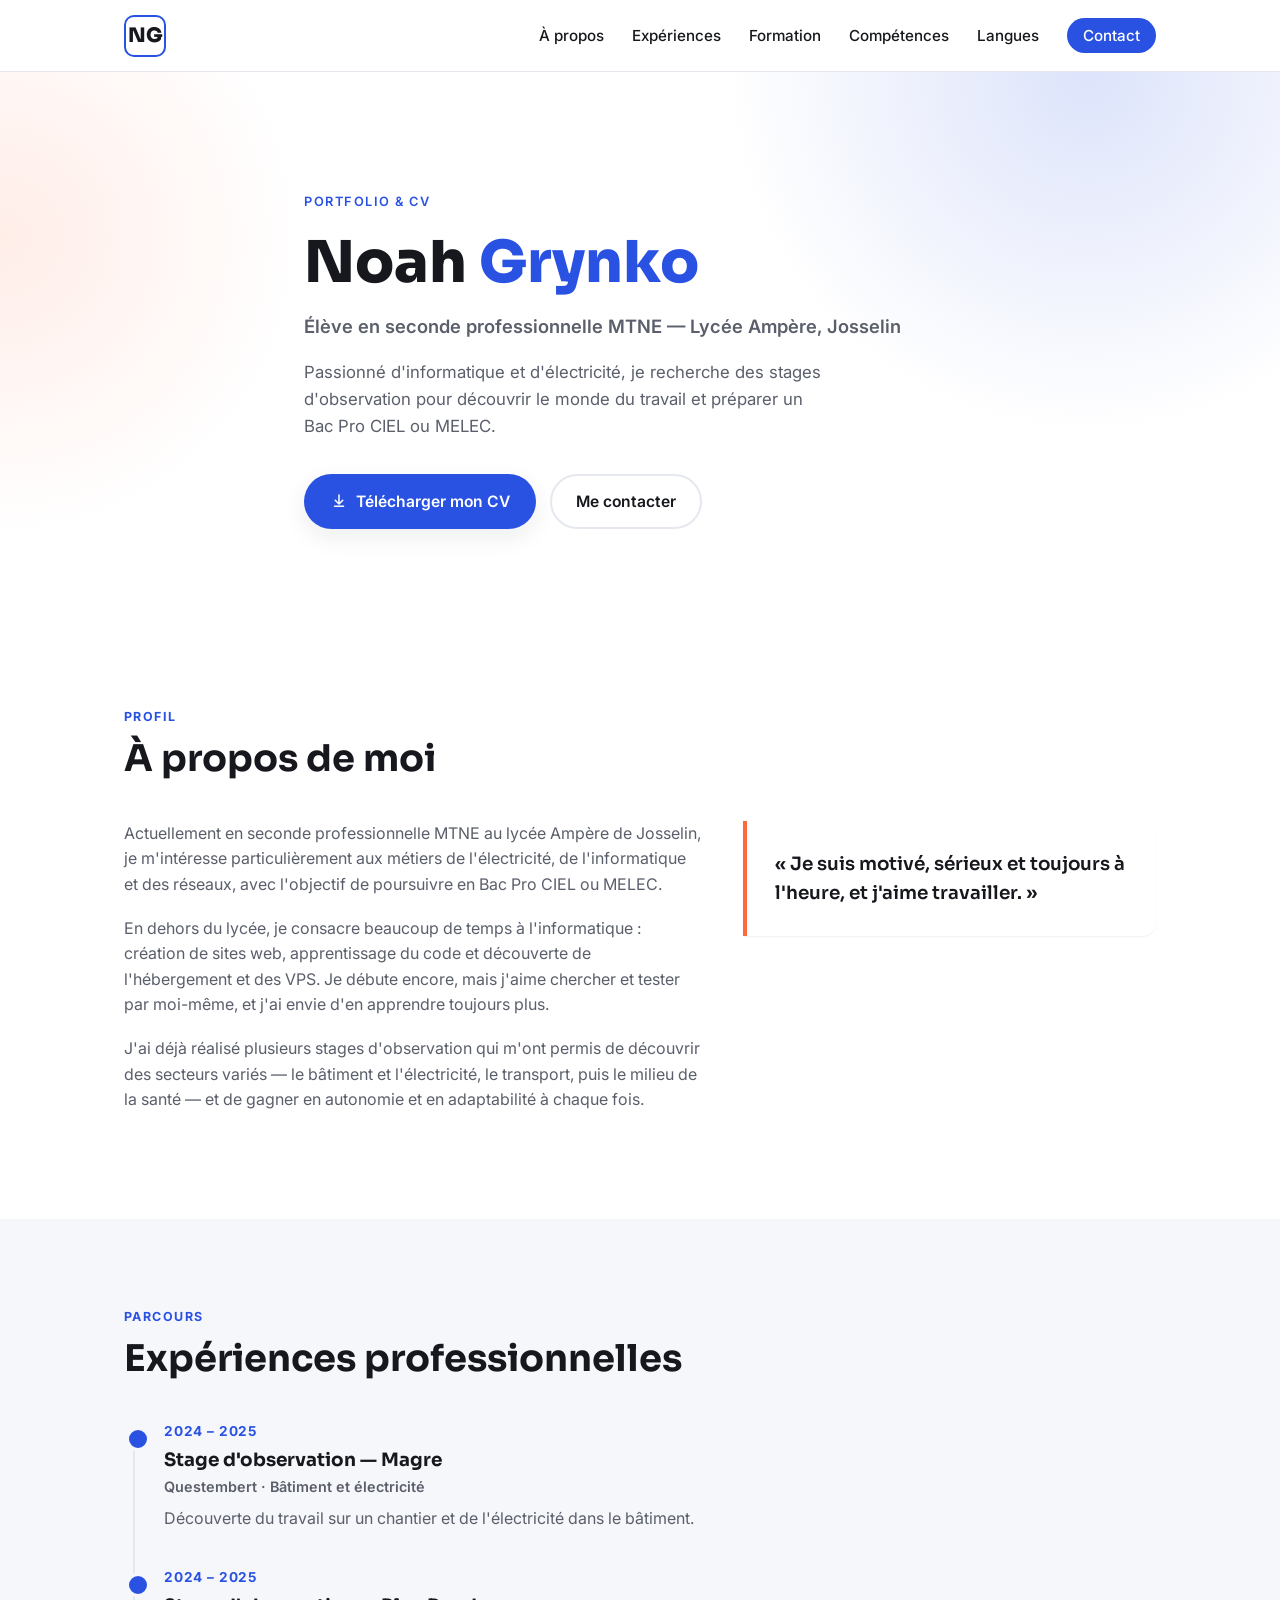
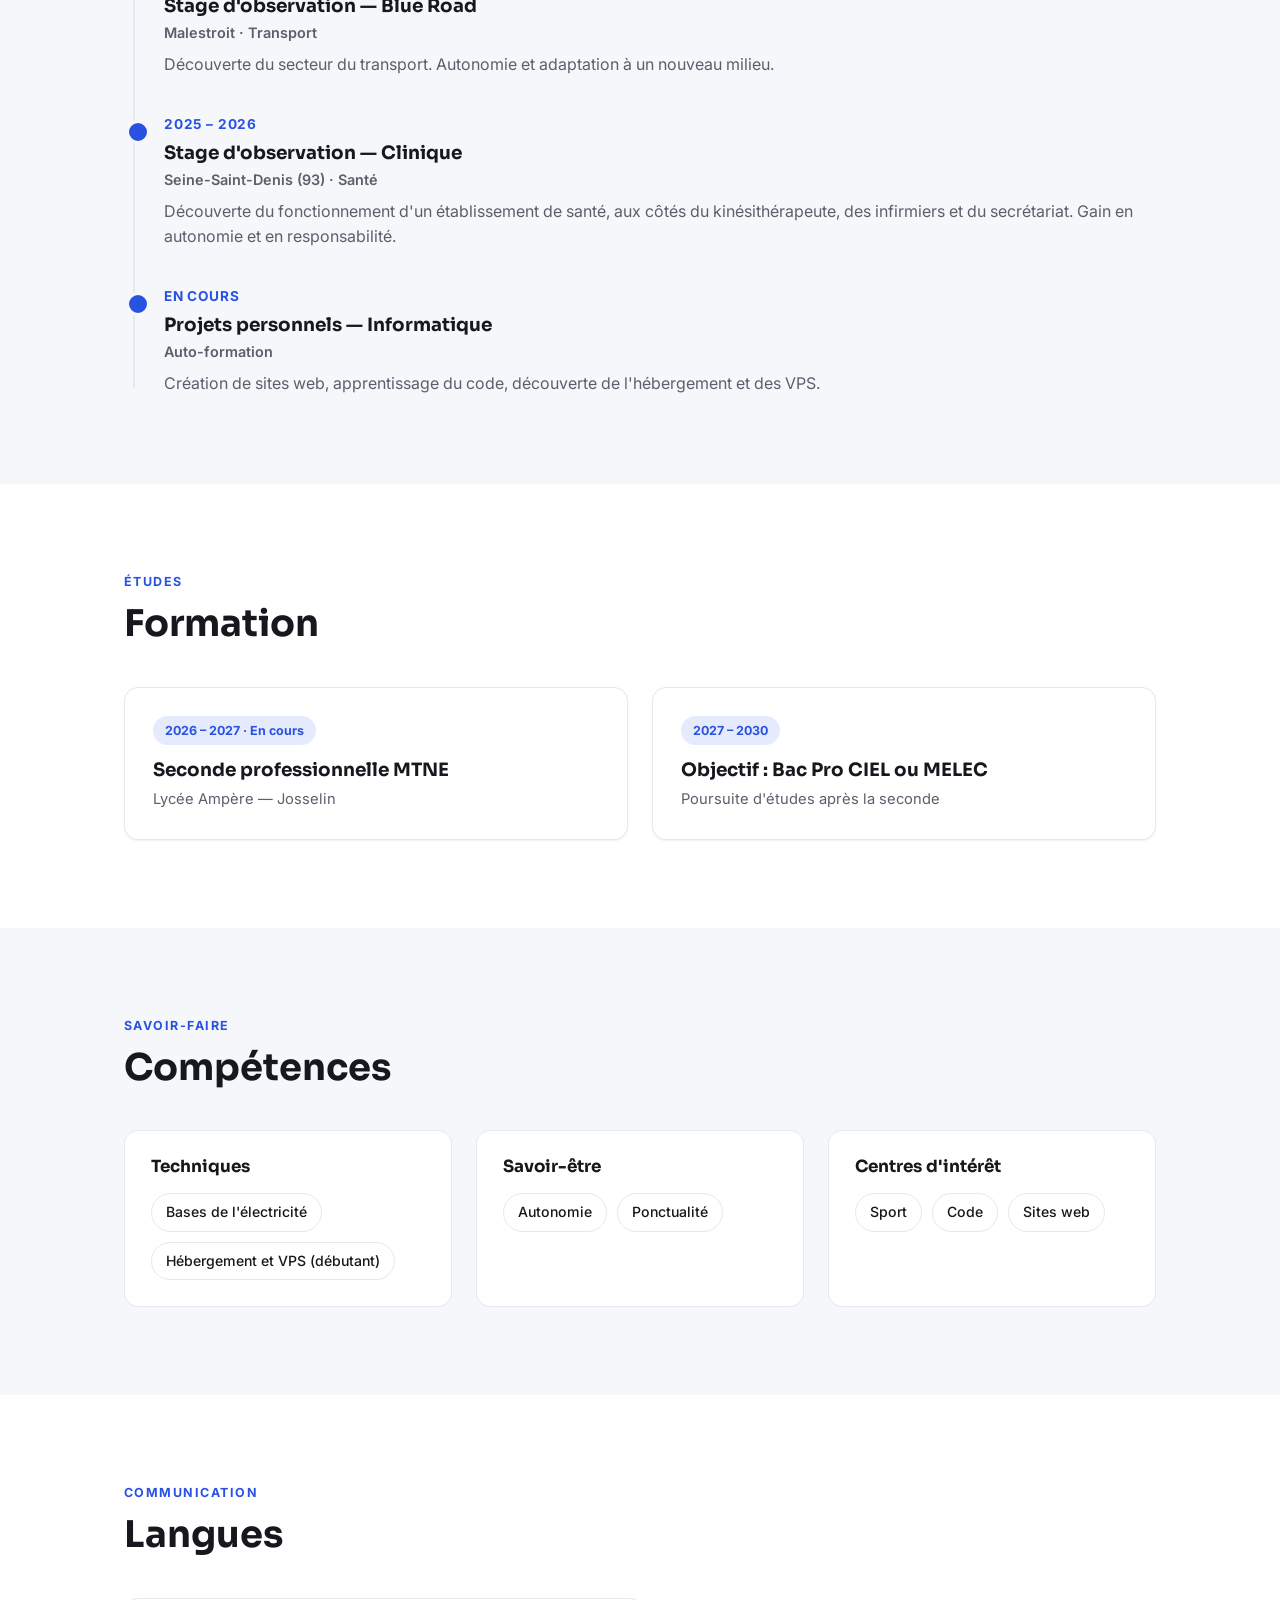
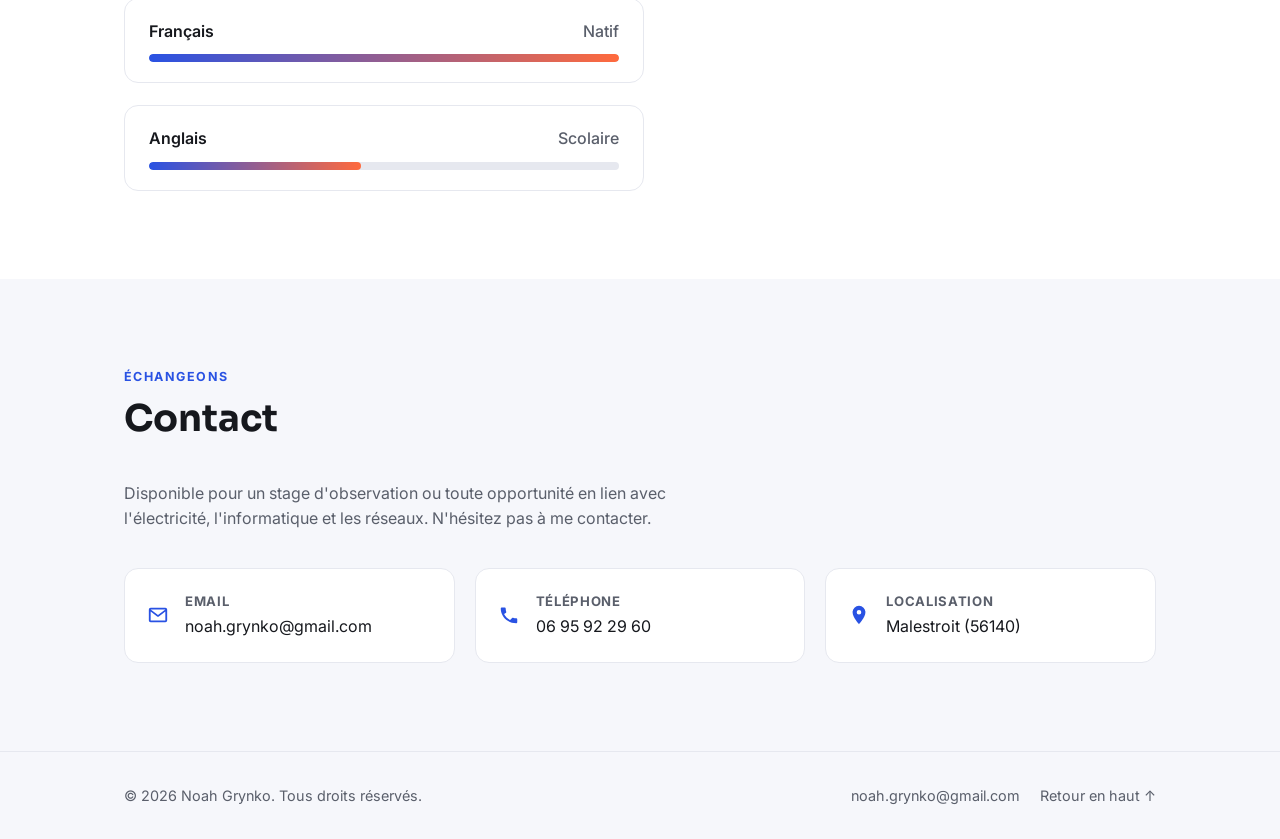
<file: index.html>
<!DOCTYPE html>
<html lang="fr">
<head>
<meta charset="UTF-8">
<meta name="viewport" content="width=device-width, initial-scale=1.0">
<title>Noah Grynko — Élève en seconde MTNE | Portfolio &amp; CV</title>
<meta name="description" content="Portfolio de Noah Grynko, élève en seconde professionnelle MTNE au lycée Ampère de Josselin. À la recherche de stages d'observation en électricité, informatique et réseaux.">
<meta name="author" content="Noah Grynko">
<meta name="robots" content="index, follow">
<link rel="canonical" href="https://fsnalmer.github.io/Projet-Cv/">

<!-- Open Graph -->
<meta property="og:type" content="website">
<meta property="og:title" content="Noah Grynko — Élève en seconde MTNE | Portfolio & CV">
<meta property="og:description" content="Portfolio de Noah Grynko, élève en seconde professionnelle MTNE au lycée Ampère de Josselin. À la recherche de stages d'observation en électricité, informatique et réseaux.">
<meta property="og:url" content="https://fsnalmer.github.io/Projet-Cv/">
<meta property="og:locale" content="fr_FR">

<!-- Twitter -->
<meta name="twitter:card" content="summary">
<meta name="twitter:title" content="Noah Grynko — Élève en seconde MTNE | Portfolio & CV">
<meta name="twitter:description" content="Portfolio de Noah Grynko, élève en seconde professionnelle MTNE au lycée Ampère de Josselin.">

<link rel="icon" type="image/svg+xml" href="assets/favicon.svg">
<link rel="preconnect" href="https://fonts.googleapis.com">
<link rel="preconnect" href="https://fonts.gstatic.com" crossorigin>
<link href="https://fonts.googleapis.com/css2?family=Sora:wght@400;600;700;800&family=Inter:wght@400;500;600&display=swap" rel="stylesheet">
<link rel="stylesheet" href="css/styles.css">
<noscript><style>[data-animate]{opacity:1 !important;transform:none !important;}</style></noscript>
</head>
<body>
<a class="skip-link" href="#main">Aller au contenu principal</a>

<header class="site-header" id="top">
  <nav class="navbar" aria-label="Navigation principale">
    <a href="#top" class="brand">NG</a>
    <button class="nav-toggle" id="navToggle" aria-expanded="false" aria-controls="navMenu" aria-label="Ouvrir le menu de navigation">
      <span></span><span></span><span></span>
    </button>
    <ul class="nav-menu" id="navMenu">
      <li><a href="#apropos">À propos</a></li>
      <li><a href="#experiences">Expériences</a></li>
      <li><a href="#formation">Formation</a></li>
      <li><a href="#competences">Compétences</a></li>
      <li><a href="#langues">Langues</a></li>
      <li><a href="#contact" class="nav-cta">Contact</a></li>
    </ul>
  </nav>
</header>

<main id="main">

  <!-- HERO -->
  <section class="hero" id="hero">
    <div class="container hero-inner">
      <p class="hero-eyebrow" data-animate>Portfolio &amp; CV</p>
      <h1 data-animate>Noah <span>Grynko</span></h1>
      <p class="hero-title" data-animate>Élève en seconde professionnelle MTNE — Lycée Ampère, Josselin</p>
      <p class="hero-text" data-animate>
        Passionné d'informatique et d'électricité, je recherche des stages d'observation pour
        découvrir le monde du travail et préparer un Bac&nbsp;Pro CIEL ou MELEC.
      </p>
      <div class="hero-actions" data-animate>
        <a href="assets/CV_Grynko_Noah.pdf" class="btn btn-primary" download id="downloadCvBtn">
          <svg aria-hidden="true" viewBox="0 0 24 24" width="18" height="18"><path fill="currentColor" d="M12 3a1 1 0 0 1 1 1v9.59l3.3-3.3a1 1 0 1 1 1.4 1.42l-5 5a1 1 0 0 1-1.4 0l-5-5a1 1 0 1 1 1.4-1.42l3.3 3.3V4a1 1 0 0 1 1-1zM5 19a1 1 0 0 1 1-1h12a1 1 0 1 1 0 2H6a1 1 0 0 1-1-1z"/></svg>
          Télécharger mon CV
        </a>
        <a href="#contact" class="btn btn-secondary">Me contacter</a>
      </div>
    </div>
    <div class="hero-bg" aria-hidden="true"></div>
  </section>

  <!-- À PROPOS -->
  <section class="section" id="apropos">
    <div class="container">
      <p class="section-eyebrow" data-animate>Profil</p>
      <h2 data-animate>À propos de moi</h2>
      <div class="about-grid">
        <div class="about-text" data-animate>
          <p>
            Actuellement en seconde professionnelle MTNE au lycée Ampère de Josselin, je m'intéresse
            particulièrement aux métiers de l'électricité, de l'informatique et des réseaux, avec l'objectif
            de poursuivre en Bac&nbsp;Pro CIEL ou MELEC.
          </p>
          <p>
            En dehors du lycée, je consacre beaucoup de temps à l'informatique&nbsp;: création de sites web,
            apprentissage du code et découverte de l'hébergement et des VPS. Je débute encore, mais j'aime
            chercher et tester par moi-même, et j'ai envie d'en apprendre toujours plus.
          </p>
          <p>
            J'ai déjà réalisé plusieurs stages d'observation qui m'ont permis de découvrir des secteurs
            variés — le bâtiment et l'électricité, le transport, puis le milieu de la santé — et de gagner en
            autonomie et en adaptabilité à chaque fois.
          </p>
        </div>
        <blockquote class="pull-quote" data-animate>
          « Je suis motivé, sérieux et toujours à l'heure, et j'aime travailler. »
        </blockquote>
      </div>
    </div>
  </section>

  <!-- EXPERIENCES -->
  <section class="section section-alt" id="experiences">
    <div class="container">
      <p class="section-eyebrow" data-animate>Parcours</p>
      <h2 data-animate>Expériences professionnelles</h2>
      <ol class="timeline">
        <li class="timeline-item" data-animate>
          <div class="timeline-date">2024 – 2025</div>
          <div class="timeline-content">
            <h3>Stage d'observation — Magre</h3>
            <p class="timeline-meta">Questembert · Bâtiment et électricité</p>
            <p>Découverte du travail sur un chantier et de l'électricité dans le bâtiment.</p>
          </div>
        </li>
        <li class="timeline-item" data-animate>
          <div class="timeline-date">2024 – 2025</div>
          <div class="timeline-content">
            <h3>Stage d'observation — Blue Road</h3>
            <p class="timeline-meta">Malestroit · Transport</p>
            <p>Découverte du secteur du transport. Autonomie et adaptation à un nouveau milieu.</p>
          </div>
        </li>
        <li class="timeline-item" data-animate>
          <div class="timeline-date">2025 – 2026</div>
          <div class="timeline-content">
            <h3>Stage d'observation — Clinique</h3>
            <p class="timeline-meta">Seine-Saint-Denis (93) · Santé</p>
            <p>
              Découverte du fonctionnement d'un établissement de santé, aux côtés du kinésithérapeute,
              des infirmiers et du secrétariat. Gain en autonomie et en responsabilité.
            </p>
          </div>
        </li>
        <li class="timeline-item" data-animate>
          <div class="timeline-date">En cours</div>
          <div class="timeline-content">
            <h3>Projets personnels — Informatique</h3>
            <p class="timeline-meta">Auto-formation</p>
            <p>Création de sites web, apprentissage du code, découverte de l'hébergement et des VPS.</p>
          </div>
        </li>
      </ol>
    </div>
  </section>

  <!-- FORMATION -->
  <section class="section" id="formation">
    <div class="container">
      <p class="section-eyebrow" data-animate>Études</p>
      <h2 data-animate>Formation</h2>
      <div class="cards-grid">
        <div class="card" data-animate>
          <span class="card-badge">2026 – 2027 · En cours</span>
          <h3>Seconde professionnelle MTNE</h3>
          <p class="card-meta">Lycée Ampère — Josselin</p>
        </div>
        <div class="card" data-animate>
          <span class="card-badge">2027 – 2030</span>
          <h3>Objectif : Bac Pro CIEL ou MELEC</h3>
          <p class="card-meta">Poursuite d'études après la seconde</p>
        </div>
      </div>
    </div>
  </section>

  <!-- COMPETENCES -->
  <section class="section section-alt" id="competences">
    <div class="container">
      <p class="section-eyebrow" data-animate>Savoir-faire</p>
      <h2 data-animate>Compétences</h2>
      <div class="skills-grid">
        <div class="skill-group" data-animate>
          <h3>Techniques</h3>
          <ul class="tag-list">
            <li>Bases de l'électricité</li>
            <li>Hébergement et VPS (débutant)</li>
          </ul>
        </div>
        <div class="skill-group" data-animate>
          <h3>Savoir-être</h3>
          <ul class="tag-list">
            <li>Autonomie</li>
            <li>Ponctualité</li>
          </ul>
        </div>
        <div class="skill-group" data-animate>
          <h3>Centres d'intérêt</h3>
          <ul class="tag-list">
            <li>Sport</li>
            <li>Code</li>
            <li>Sites web</li>
          </ul>
        </div>
      </div>
    </div>
  </section>

  <!-- LANGUES -->
  <section class="section" id="langues">
    <div class="container">
      <p class="section-eyebrow" data-animate>Communication</p>
      <h2 data-animate>Langues</h2>
      <div class="languages-grid">
        <div class="language-item" data-animate>
          <div class="language-head">
            <span>Français</span>
            <span class="language-level">Natif</span>
          </div>
          <div class="language-bar"><span style="--level:100%"></span></div>
        </div>
        <div class="language-item" data-animate>
          <div class="language-head">
            <span>Anglais</span>
            <span class="language-level">Scolaire</span>
          </div>
          <div class="language-bar"><span style="--level:45%"></span></div>
        </div>
      </div>
    </div>
  </section>

  <!-- CONTACT -->
  <section class="section section-alt" id="contact">
    <div class="container">
      <p class="section-eyebrow" data-animate>Échangeons</p>
      <h2 data-animate>Contact</h2>
      <p class="contact-intro" data-animate>
        Disponible pour un stage d'observation ou toute opportunité en lien avec l'électricité,
        l'informatique et les réseaux. N'hésitez pas à me contacter.
      </p>
      <div class="contact-grid" data-animate>
        <a class="contact-card" href="mailto:noah.grynko@gmail.com">
          <svg aria-hidden="true" viewBox="0 0 24 24" width="22" height="22"><path fill="currentColor" d="M4 4h16a2 2 0 0 1 2 2v12a2 2 0 0 1-2 2H4a2 2 0 0 1-2-2V6a2 2 0 0 1 2-2zm0 2v.01L12 12l8-5.99V6H4zm16 12V8.24l-7.4 5.55a1 1 0 0 1-1.2 0L4 8.24V18h16z"/></svg>
          <span>
            <strong>Email</strong>
            noah.grynko@gmail.com
          </span>
        </a>
        <a class="contact-card" href="tel:+33695922960">
          <svg aria-hidden="true" viewBox="0 0 24 24" width="22" height="22"><path fill="currentColor" d="M6.6 10.8c1.4 2.8 3.8 5.2 6.6 6.6l2.2-2.2c.3-.3.7-.4 1-.2 1.1.4 2.3.6 3.6.6.6 0 1 .4 1 1V20c0 .6-.4 1-1 1C10.4 21 3 13.6 3 4.9c0-.6.4-1 1-1h3.4c.6 0 1 .4 1 1 0 1.3.2 2.5.6 3.6.1.4 0 .8-.2 1L6.6 10.8z"/></svg>
          <span>
            <strong>Téléphone</strong>
            06 95 92 29 60
          </span>
        </a>
        <div class="contact-card contact-card-static">
          <svg aria-hidden="true" viewBox="0 0 24 24" width="22" height="22"><path fill="currentColor" d="M12 2a7 7 0 0 0-7 7c0 5.25 7 13 7 13s7-7.75 7-13a7 7 0 0 0-7-7zm0 9.5A2.5 2.5 0 1 1 12 6.5a2.5 2.5 0 0 1 0 5z"/></svg>
          <span>
            <strong>Localisation</strong>
            Malestroit (56140)
          </span>
        </div>
      </div>
    </div>
  </section>

</main>

<footer class="site-footer">
  <div class="container footer-inner">
    <p>&copy; <span id="year"></span> Noah Grynko. Tous droits réservés.</p>
    <div class="footer-links">
      <a href="mailto:noah.grynko@gmail.com">noah.grynko@gmail.com</a>
      <a href="#top">Retour en haut ↑</a>
    </div>
  </div>
</footer>

<script src="js/main.js" defer></script>
</body>
</html>
</file>
<file: css/styles.css>
:root {
  --color-bg: #ffffff;
  --color-bg-alt: #f6f7fb;
  --color-text: #16181d;
  --color-text-muted: #5a5f6b;
  --color-primary: #2952e3;
  --color-primary-dark: #1c3aa8;
  --color-accent: #ff6a3d;
  --color-border: #e6e8ef;
  --color-card-bg: #ffffff;
  --color-surface: #ffffff;
  --shadow-sm: 0 1px 2px rgba(16, 24, 40, 0.06);
  --shadow-md: 0 8px 24px rgba(16, 24, 40, 0.08);
  --radius: 14px;
  --font-heading: "Sora", system-ui, sans-serif;
  --font-body: "Inter", system-ui, sans-serif;
  --header-height: 72px;
}

@media (prefers-color-scheme: dark) {
  :root:not([data-theme="light"]) {
    --color-bg: #0e1117;
    --color-bg-alt: #151a23;
    --color-text: #eef1f6;
    --color-text-muted: #a2a8b5;
    --color-primary: #6f8cff;
    --color-primary-dark: #4f6ce0;
    --color-accent: #ff8a5c;
    --color-border: #262b36;
    --color-card-bg: #171c26;
    --color-surface: #12151d;
    --shadow-sm: 0 1px 2px rgba(0, 0, 0, 0.35);
    --shadow-md: 0 12px 30px rgba(0, 0, 0, 0.45);
  }
}

:root[data-theme="dark"] {
  --color-bg: #0e1117;
  --color-bg-alt: #151a23;
  --color-text: #eef1f6;
  --color-text-muted: #a2a8b5;
  --color-primary: #6f8cff;
  --color-primary-dark: #4f6ce0;
  --color-accent: #ff8a5c;
  --color-border: #262b36;
  --color-card-bg: #171c26;
  --color-surface: #12151d;
  --shadow-sm: 0 1px 2px rgba(0, 0, 0, 0.35);
  --shadow-md: 0 12px 30px rgba(0, 0, 0, 0.45);
}

* { box-sizing: border-box; }

html {
  scroll-behavior: smooth;
  scroll-padding-top: var(--header-height);
}

@media (prefers-reduced-motion: reduce) {
  html { scroll-behavior: auto; }
  * { animation-duration: 0.01ms !important; animation-iteration-count: 1 !important; transition-duration: 0.01ms !important; }
}

body {
  margin: 0;
  background: var(--color-bg);
  color: var(--color-text);
  font-family: var(--font-body);
  line-height: 1.6;
  -webkit-font-smoothing: antialiased;
}

.container {
  width: 100%;
  max-width: 1080px;
  margin: 0 auto;
  padding: 0 24px;
}

h1, h2, h3 { font-family: var(--font-heading); line-height: 1.2; margin: 0 0 12px; }

a { color: var(--color-primary); }

.skip-link {
  position: absolute;
  left: -9999px;
  top: 0;
  background: var(--color-primary);
  color: #fff;
  padding: 12px 18px;
  border-radius: 0 0 8px 0;
  z-index: 1000;
}
.skip-link:focus {
  left: 0;
}

/* Header */
.site-header {
  position: sticky;
  top: 0;
  z-index: 100;
  background: color-mix(in srgb, var(--color-bg) 88%, transparent);
  backdrop-filter: blur(10px);
  border-bottom: 1px solid var(--color-border);
  height: var(--header-height);
  display: flex;
  align-items: center;
}

.navbar {
  width: 100%;
  max-width: 1080px;
  margin: 0 auto;
  padding: 0 24px;
  display: flex;
  align-items: center;
  justify-content: space-between;
}

.brand {
  font-family: var(--font-heading);
  font-weight: 800;
  font-size: 1.25rem;
  text-decoration: none;
  color: var(--color-text);
  border: 2px solid var(--color-primary);
  width: 42px;
  height: 42px;
  border-radius: 10px;
  display: flex;
  align-items: center;
  justify-content: center;
}

.nav-menu {
  list-style: none;
  display: flex;
  gap: 28px;
  margin: 0;
  padding: 0;
  align-items: center;
}

.nav-menu a {
  color: var(--color-text);
  text-decoration: none;
  font-weight: 500;
  font-size: 0.95rem;
  transition: color 0.2s ease;
}
.nav-menu a:hover,
.nav-menu a:focus-visible { color: var(--color-primary); }

.nav-cta {
  background: var(--color-primary);
  color: #fff !important;
  padding: 8px 16px;
  border-radius: 999px;
}
.nav-cta:hover { background: var(--color-primary-dark); }

.nav-toggle {
  display: none;
  flex-direction: column;
  gap: 5px;
  background: none;
  border: none;
  cursor: pointer;
  padding: 8px;
}
.nav-toggle span {
  width: 24px;
  height: 2px;
  background: var(--color-text);
  border-radius: 2px;
  transition: transform 0.25s ease, opacity 0.25s ease;
}

/* Hero */
.hero {
  position: relative;
  padding: 120px 0 90px;
  overflow: hidden;
}

.hero-bg {
  position: absolute;
  inset: 0;
  z-index: -1;
  background:
    radial-gradient(600px circle at 85% 0%, color-mix(in srgb, var(--color-primary) 16%, transparent), transparent 60%),
    radial-gradient(500px circle at 0% 30%, color-mix(in srgb, var(--color-accent) 12%, transparent), transparent 60%);
}

.hero-inner { max-width: 720px; }

.hero-eyebrow {
  text-transform: uppercase;
  letter-spacing: 0.12em;
  font-size: 0.8rem;
  font-weight: 600;
  color: var(--color-primary);
  margin: 0 0 16px;
}

.hero h1 {
  font-size: clamp(2.4rem, 5vw, 3.6rem);
  font-weight: 800;
  margin-bottom: 14px;
}
.hero h1 span { color: var(--color-primary); }

.hero-title {
  font-size: 1.15rem;
  font-weight: 600;
  color: var(--color-text-muted);
  margin: 0 0 18px;
}

.hero-text {
  font-size: 1.05rem;
  color: var(--color-text-muted);
  max-width: 560px;
  margin: 0 0 34px;
}

.hero-actions { display: flex; gap: 14px; flex-wrap: wrap; }

.btn {
  display: inline-flex;
  align-items: center;
  gap: 8px;
  padding: 13px 24px;
  border-radius: 999px;
  font-weight: 600;
  text-decoration: none;
  font-size: 0.98rem;
  transition: transform 0.2s ease, box-shadow 0.2s ease, background 0.2s ease;
  border: 2px solid transparent;
}
.btn:hover { transform: translateY(-2px); }
.btn:focus-visible { outline: 3px solid var(--color-primary); outline-offset: 2px; }

.btn-primary {
  background: var(--color-primary);
  color: #fff;
  box-shadow: var(--shadow-md);
}
.btn-primary:hover { background: var(--color-primary-dark); }

.btn-secondary {
  background: transparent;
  color: var(--color-text);
  border-color: var(--color-border);
}
.btn-secondary:hover { border-color: var(--color-primary); color: var(--color-primary); }

/* Sections */
.section { padding: 88px 0; }
.section-alt { background: var(--color-bg-alt); }

.section-eyebrow {
  text-transform: uppercase;
  letter-spacing: 0.12em;
  font-size: 0.78rem;
  font-weight: 700;
  color: var(--color-primary);
  margin: 0 0 10px;
}

.section h2 {
  font-size: clamp(1.7rem, 3vw, 2.3rem);
  margin-bottom: 40px;
}

/* About */
.about-grid {
  display: grid;
  grid-template-columns: 1.4fr 1fr;
  gap: 40px;
  align-items: start;
}
.about-text p { color: var(--color-text-muted); margin: 0 0 18px; }

.pull-quote {
  margin: 0;
  padding: 28px;
  border-left: 4px solid var(--color-accent);
  background: var(--color-card-bg);
  border-radius: 0 var(--radius) var(--radius) 0;
  font-family: var(--font-heading);
  font-size: 1.15rem;
  font-weight: 600;
  box-shadow: var(--shadow-sm);
}

/* Timeline */
.timeline {
  list-style: none;
  margin: 0;
  padding: 0;
  position: relative;
}
.timeline::before {
  content: "";
  position: absolute;
  left: 9px;
  top: 8px;
  bottom: 8px;
  width: 2px;
  background: var(--color-border);
}
.timeline-item {
  position: relative;
  padding-left: 40px;
  margin-bottom: 36px;
}
.timeline-item:last-child { margin-bottom: 0; }
.timeline-item::before {
  content: "";
  position: absolute;
  left: 2px;
  top: 6px;
  width: 18px;
  height: 18px;
  border-radius: 50%;
  background: var(--color-primary);
  border: 3px solid var(--color-bg-alt);
}
.timeline-date {
  font-weight: 700;
  color: var(--color-primary);
  font-size: 0.85rem;
  text-transform: uppercase;
  letter-spacing: 0.06em;
  margin-bottom: 6px;
}
.timeline-content h3 { font-size: 1.15rem; margin-bottom: 4px; }
.timeline-meta { color: var(--color-text-muted); font-weight: 600; font-size: 0.9rem; margin: 0 0 8px; }
.timeline-content p:last-child { margin: 0; color: var(--color-text-muted); }

/* Cards */
.cards-grid {
  display: grid;
  grid-template-columns: repeat(auto-fit, minmax(260px, 1fr));
  gap: 24px;
}
.card {
  background: var(--color-card-bg);
  border: 1px solid var(--color-border);
  border-radius: var(--radius);
  padding: 28px;
  box-shadow: var(--shadow-sm);
  transition: transform 0.25s ease, box-shadow 0.25s ease;
}
.card:hover { transform: translateY(-4px); box-shadow: var(--shadow-md); }
.card-badge {
  display: inline-block;
  font-size: 0.78rem;
  font-weight: 700;
  color: var(--color-primary);
  background: color-mix(in srgb, var(--color-primary) 12%, transparent);
  padding: 5px 12px;
  border-radius: 999px;
  margin-bottom: 14px;
}
.card h3 { font-size: 1.15rem; margin-bottom: 6px; }
.card-meta { color: var(--color-text-muted); margin: 0; font-size: 0.92rem; }

/* Skills */
.skills-grid {
  display: grid;
  grid-template-columns: repeat(auto-fit, minmax(240px, 1fr));
  gap: 24px;
}
.skill-group {
  background: var(--color-card-bg);
  border: 1px solid var(--color-border);
  border-radius: var(--radius);
  padding: 26px;
}
.skill-group h3 { font-size: 1.05rem; margin-bottom: 16px; }
.tag-list { list-style: none; margin: 0; padding: 0; display: flex; flex-wrap: wrap; gap: 10px; }
.tag-list li {
  background: var(--color-bg-alt);
  border: 1px solid var(--color-border);
  padding: 7px 14px;
  border-radius: 999px;
  font-size: 0.88rem;
  font-weight: 500;
}
.section-alt .tag-list li { background: var(--color-surface); }

/* Languages */
.languages-grid { display: grid; gap: 22px; max-width: 520px; }
.language-item {
  background: var(--color-card-bg);
  border: 1px solid var(--color-border);
  border-radius: var(--radius);
  padding: 20px 24px;
}
.language-head { display: flex; justify-content: space-between; font-weight: 600; margin-bottom: 10px; }
.language-level { color: var(--color-text-muted); font-weight: 500; }
.language-bar { height: 8px; border-radius: 999px; background: var(--color-border); overflow: hidden; }
.language-bar span {
  display: block;
  height: 100%;
  width: var(--level);
  background: linear-gradient(90deg, var(--color-primary), var(--color-accent));
  border-radius: 999px;
  animation: grow-bar 1.2s ease forwards;
  transform-origin: left;
  transform: scaleX(0);
}
@keyframes grow-bar { to { transform: scaleX(1); } }

/* Contact */
.contact-intro { color: var(--color-text-muted); max-width: 620px; margin: 0 0 36px; }
.contact-grid {
  display: grid;
  grid-template-columns: repeat(auto-fit, minmax(240px, 1fr));
  gap: 20px;
}
.contact-card {
  display: flex;
  align-items: center;
  gap: 16px;
  background: var(--color-card-bg);
  border: 1px solid var(--color-border);
  border-radius: var(--radius);
  padding: 22px;
  text-decoration: none;
  color: var(--color-text);
  transition: transform 0.25s ease, box-shadow 0.25s ease, border-color 0.25s ease;
}
.contact-card:hover { transform: translateY(-3px); box-shadow: var(--shadow-md); border-color: var(--color-primary); }
.contact-card svg { flex-shrink: 0; color: var(--color-primary); }
.contact-card strong { display: block; font-size: 0.82rem; text-transform: uppercase; letter-spacing: 0.05em; color: var(--color-text-muted); margin-bottom: 2px; }
.contact-card-static { cursor: default; }
.contact-card-static:hover { transform: none; box-shadow: var(--shadow-sm); border-color: var(--color-border); }

/* Footer */
.site-footer {
  border-top: 1px solid var(--color-border);
  padding: 32px 0;
  background: var(--color-bg-alt);
}
.footer-inner {
  display: flex;
  justify-content: space-between;
  align-items: center;
  flex-wrap: wrap;
  gap: 12px;
  font-size: 0.9rem;
  color: var(--color-text-muted);
}
.footer-inner p { margin: 0; }
.footer-links { display: flex; gap: 20px; }
.footer-links a { color: var(--color-text-muted); text-decoration: none; }
.footer-links a:hover { color: var(--color-primary); }

/* Scroll animations */
[data-animate] {
  opacity: 0;
  transform: translateY(18px);
  transition: opacity 0.6s ease, transform 0.6s ease;
}
[data-animate].is-visible {
  opacity: 1;
  transform: translateY(0);
}

/* Focus visibility */
a:focus-visible, button:focus-visible {
  outline: 3px solid var(--color-primary);
  outline-offset: 2px;
}

/* Responsive */
@media (max-width: 860px) {
  .about-grid { grid-template-columns: 1fr; }
}

@media (max-width: 720px) {
  .nav-toggle { display: flex; }
  .nav-menu {
    position: absolute;
    top: var(--header-height);
    left: 0;
    right: 0;
    background: var(--color-bg);
    border-bottom: 1px solid var(--color-border);
    flex-direction: column;
    align-items: flex-start;
    padding: 20px 24px 28px;
    gap: 18px;
    transform: translateY(-12px);
    opacity: 0;
    pointer-events: none;
    transition: opacity 0.25s ease, transform 0.25s ease;
  }
  .nav-menu.is-open {
    transform: translateY(0);
    opacity: 1;
    pointer-events: auto;
  }
  .nav-toggle[aria-expanded="true"] span:nth-child(1) { transform: translateY(7px) rotate(45deg); }
  .nav-toggle[aria-expanded="true"] span:nth-child(2) { opacity: 0; }
  .nav-toggle[aria-expanded="true"] span:nth-child(3) { transform: translateY(-7px) rotate(-45deg); }

  .hero { padding: 96px 0 64px; }
  .section { padding: 64px 0; }
}

@media (max-width: 480px) {
  .hero-actions { flex-direction: column; align-items: stretch; }
  .btn { justify-content: center; }
}
</file>
